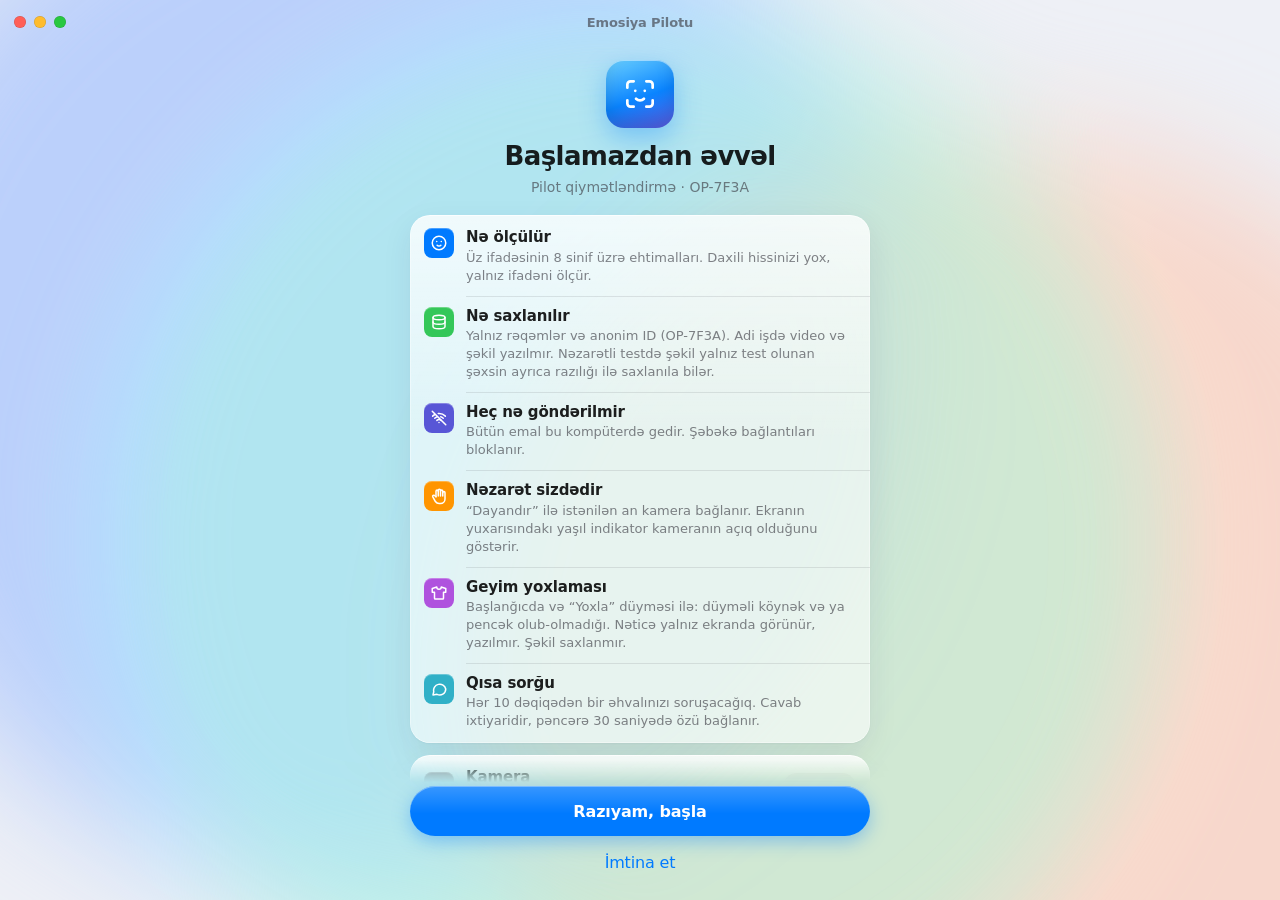
<file: src/ui/web/index.html>
<!doctype html>
<html lang="az">
<head>
<meta charset="utf-8">
<meta name="viewport" content="width=device-width, initial-scale=1">
<title>Emosiya Pilotu</title>
<link rel="stylesheet" href="styles.css">
<link rel="stylesheet" href="main.css">
</head>
<body>
<div class="ambient" aria-hidden="true"><i class="b1"></i><i class="b2"></i><i class="b3"></i></div>

<header class="titlebar pywebview-drag-region">
  <div class="traffic">
    <button class="tl close" data-action="close" aria-label="Bağla və çıx" title="Bağla (kamera dayanır)" data-icon="x"></button>
    <button class="tl min" data-action="minimize" aria-label="Kiçilt" title="Kiçilt" data-icon="minus"></button>
    <button class="tl zoom" data-action="compact" aria-label="Kompakt görünüş" title="Kompakt / geniş görünüş" data-icon="expand"></button>
  </div>
  <div class="title">Emosiya Pilotu</div>
  <div class="toolbar" id="toolbar" hidden>
    <div class="menu-wrap" data-show="camera">
      <button class="tb-btn cam-btn" id="camera-btn" aria-haspopup="menu" aria-expanded="false" title="Kamera">
        <span data-icon="video"></span><span class="cam-name" id="camera-label">Kamera</span><span data-icon="chevron"></span>
      </button>
      <div class="menu cam-menu" id="camera-menu" role="menu" hidden></div>
    </div>
    <button class="tb-btn" id="test-btn" data-action="start-test" title="Göstərişli ifadə testi — hər modelin düzgünlüyü" data-icon="scan"><span>Nəzarətli test</span></button>
    <div class="menu-wrap">
      <button class="tb-btn" id="primary-btn" aria-haspopup="menu" aria-expanded="false" title="Əsas model">
        <span class="tb-cap">Əsas</span><span id="primary-label">—</span><span data-icon="chevron"></span>
      </button>
      <div class="menu" id="primary-menu" role="menu" hidden></div>
    </div>
    <div class="segmented" role="radiogroup" aria-label="Müqayisə rejimi" id="compare-seg">
      <button role="radio" data-mode="off" aria-checked="false" title="Yalnız əsas model">Tək</button>
      <button role="radio" data-mode="auto" aria-checked="false" title="Kompüterin gücü çatdığı qədər model">Avto</button>
      <button role="radio" data-mode="on" aria-checked="false" title="Seçilmiş modellərin hamısı">Hamısı</button>
    </div>
  </div>
</header>

<main>
  <!-- 1. Razılıq -->
  <section class="screen" id="consent" aria-labelledby="consent-title">
    <div class="scroll"><div class="narrow">
      <div class="consent-hero stagger">
        <div class="app-icon" data-icon="scan"></div>
        <h1 class="large-title" id="consent-title">Başlamazdan əvvəl</h1>
        <p class="subhead">Pilot qiymətləndirmə · <span data-bind="operator_id"></span></p>
      </div>
      <div class="glass list stagger" role="list">
        <div class="row" role="listitem"><span class="tile" style="background:var(--blue)" data-icon="face"></span>
          <div class="text"><p class="headline">Nə ölçülür</p>
          <p class="footnote">Üz ifadəsinin 8 sinif üzrə ehtimalları. Daxili hissinizi yox, yalnız ifadəni ölçür.</p></div></div>
        <div class="row" role="listitem"><span class="tile" style="background:var(--green)" data-icon="database"></span>
          <div class="text"><p class="headline">Nə saxlanılır</p>
          <p class="footnote">Yalnız rəqəmlər və anonim ID (<span data-bind="operator_id"></span>). Adi işdə video və şəkil yazılmır.<span data-show="research"> Nəzarətli testdə şəkil yalnız test olunan şəxsin ayrıca razılığı ilə saxlanıla bilər.</span></p></div></div>
        <div class="row" role="listitem"><span class="tile" style="background:var(--indigo)" data-icon="wifi-off"></span>
          <div class="text"><p class="headline">Heç nə göndərilmir</p>
          <p class="footnote">Bütün emal bu kompüterdə gedir. Şəbəkə bağlantıları bloklanır.</p></div></div>
        <div class="row" role="listitem"><span class="tile" style="background:var(--orange)" data-icon="hand"></span>
          <div class="text"><p class="headline">Nəzarət sizdədir</p>
          <p class="footnote">“Dayandır” ilə istənilən an kamera bağlanır. Ekranın yuxarısındakı yaşıl indikator kameranın açıq olduğunu göstərir.</p></div></div>
        <div class="row" role="listitem" data-show="attire"><span class="tile" style="background:var(--purple)" data-icon="shirt"></span>
          <div class="text"><p class="headline">Geyim yoxlaması</p>
          <p class="footnote">Başlanğıcda və “Yoxla” düyməsi ilə: düyməli köynək və ya pencək olub-olmadığı. Nəticə yalnız ekranda görünür, yazılmır. Şəkil saxlanmır.</p></div></div>
        <div class="row" role="listitem" data-show="prompts"><span class="tile" style="background:var(--teal)" data-icon="bubble"></span>
          <div class="text"><p class="headline">Qısa sorğu</p>
          <p class="footnote">Hər <span data-bind="interval"></span> dəqiqədən bir əhvalınızı soruşacağıq. Cavab ixtiyaridir, pəncərə <span data-bind="timeout"></span> saniyədə özü bağlanır.</p></div></div>
      </div>

      <div class="glass list cam-row-wrap stagger" data-show="camera">
        <div class="row cam-row"><span class="tile" style="background:var(--gray)" data-icon="video"></span>
          <div class="text"><p class="headline">Kamera</p>
          <p class="footnote" id="consent-camera">—</p></div>
          <div class="menu-wrap">
            <button class="btn-chip" id="consent-camera-btn" aria-haspopup="menu" aria-expanded="false">Dəyiş<span data-icon="chevron"></span></button>
            <div class="menu cam-menu" id="consent-camera-menu" role="menu" hidden></div>
          </div>
        </div>
      </div>

      <button class="disclosure" aria-expanded="false" aria-controls="details" id="details-toggle">
        <span>Texniki detallar</span><span data-icon="chevron"></span>
      </button>
      <div class="collapse" id="details"><div>
        <div class="glass list">
          <div class="kv"><span>Əsas model</span><span data-bind="model"></span></div>
          <div class="kv"><span>Müqayisə</span><span data-bind="compare"></span></div>
          <div class="kv"><span>Mühərrik</span><span data-bind="engine"></span></div>
          <div class="kv"><span>Analiz tezliyi</span><span><span data-bind="fps"></span> kadr/san</span></div>
          <div class="kv"><span>Ortalama pəncərəsi</span><span><span data-bind="window"></span> saniyə</span></div>
          <div class="kv"><span>Mənbə</span><span data-bind="source"></span></div>
        </div>
      </div></div>
    </div></div>
    <div class="dock narrow">
      <button class="btn btn-primary" data-action="accept">Razıyam, başla</button>
      <button class="btn btn-plain" data-action="decline">İmtina et</button>
    </div>
  </section>

  <!-- 2. Yüklənir -->
  <section class="screen center" id="loading" aria-live="polite">
    <div class="spinner" aria-hidden="true"></div>
    <p class="headline">Modellər yüklənir…</p>
    <p class="footnote">Kamera bir neçə saniyəyə açılacaq</p>
  </section>

  <!-- 3. İşləyir: solda kamera + əsas model, sağda bütün modellər -->
  <section class="screen" id="running">
    <div class="dash">
      <aside class="left">
        <div class="scroll">
          <div class="chips status-chips">
            <span class="chip live" id="live-chip"><span class="dot"></span><span id="live-label">Kamera aktiv</span></span>
            <span class="chip num" data-bind="operator_id"></span>
            <button class="chip toggle" role="switch" aria-checked="false" id="preview-switch"
              aria-label="Kamera önizləməsi" title="Kamera önizləməsi (yalnız ekranda, diskə yazılmır)" data-icon="eye"><span>Önizləmə</span></button>
          </div>

          <div class="collapse preview-top" id="preview-collapse"><div>
            <div class="preview-frame">
              <img id="preview-img" alt="Kamera önizləməsi (güzgü)">
              <span class="preview-badge" id="preview-badge"><span class="dot"></span><span id="preview-badge-text">—</span></span>
            </div>
            <p class="caption preview-hint">Güzgü görüntüsü · yalnız ekranda, diskə yazılmır</p>
          </div></div>

          <div class="glass hero" id="hero" aria-live="polite">
            <div class="ring-wrap">
              <svg class="ring" viewBox="0 0 132 132" aria-hidden="true">
                <circle class="track" cx="66" cy="66" r="56"/>
                <circle class="value" id="ring-value" cx="66" cy="66" r="56"/>
              </svg>
              <div class="ring-center">
                <span class="ring-pct num" id="ring-pct">—</span>
                <span class="ring-icon" id="ring-icon"></span>
              </div>
            </div>
            <div class="hero-text">
              <p class="caption" id="hero-kicker">Son 10 saniyə</p>
              <p class="hero-label" id="hero-label">Toplanır…</p>
              <p class="footnote" id="hero-sub">&nbsp;</p>
              <p class="instant" id="hero-instant" hidden title="Son kadrın öz nəticəsi — ortalamasız. Loglar və hesabat 10 s ortalamanı yazır.">
                <span class="dot"></span><span class="i-cap">Anlıq</span><span class="i-label"></span><span class="i-pct num"></span>
              </p>
              <p class="caption hero-model" id="hero-model"></p>
            </div>
          </div>

          <div class="metrics">
            <div class="glass metric-card"><span class="m-icon" data-icon="face"></span><p class="caption">Üz</p><p class="metric small" id="m-face">—</p></div>
            <div class="glass metric-card"><span class="m-icon" data-icon="bolt"></span><p class="caption">Gecikmə (cəmi)</p><p class="metric num" id="m-latency">—</p></div>
            <div class="glass metric-card"><span class="m-icon" data-icon="cpu"></span><p class="caption">CPU</p><p class="metric num" id="m-cpu">—</p></div>
            <div class="glass metric-card" id="m-next-card"><span class="m-icon" data-icon="clock"></span><p class="caption">Növbəti sorğu</p><p class="metric num" id="m-next">—</p></div>
          </div>

          <div class="glass attire-card" id="attire-card" data-show="attire" aria-live="polite">
            <div class="ac-head">
              <p class="caption ac-title"><span data-icon="shirt"></span>Geyim</p>
              <button class="btn-chip ac-btn" data-action="check-attire" id="attire-btn"
                title="Düyməli köynək və ya pencək yoxlanılır — nəticə yalnız ekranda"><span data-icon="refresh"></span><span>Yoxla</span></button>
            </div>
            <p class="ac-label muted" id="attire-label"><span class="ac-icon" id="attire-icon"></span><span id="attire-text">Yoxlanmayıb</span></p>
            <p class="footnote ac-sub" id="attire-sub">Düyməli köynək və ya pencək — rəngi fərq etmir</p>
            <div class="meter ac-meter" id="attire-meter" hidden><i id="attire-fill"></i></div>
            <div class="ac-details" id="attire-details" hidden>
              <p class="caption">Geyim növü</p>
              <div class="mc-bars ac-bars" id="attire-garments"></div>
              <div class="ac-kv"><span>Rəng</span><span id="attire-color">—</span></div>
              <div class="ac-kv"><span>Pencək</span><span id="attire-jacket">—</span></div>
              <div class="ac-kv"><span>Qalstuk</span><span id="attire-tie">—</span></div>
            </div>
            <p class="caption ac-meta num" id="attire-meta"></p>
          </div>
          <p class="caption footer-stats num" id="footer-stats">&nbsp;</p>
        </div>
        <div class="dock">
          <button class="btn btn-destructive" data-action="stop" data-icon="stop" data-icon-class="fill"><span>Dayandır</span></button>
        </div>
      </aside>

      <section class="right scroll" aria-label="Modellər">
        <div class="models-head">
          <h2 class="title3">Modellər</h2>
          <span class="chip" id="agree-chip" hidden></span>
          <span class="spacer"></span>
          <div class="budget" id="budget" title="Bir analizdə bütün modellərin cəmi vaxtı">
            <span class="caption num" id="budget-label">—</span>
            <div class="meter"><i id="budget-fill"></i></div>
          </div>
        </div>
        <div class="cards" id="cards"></div>
        <div class="glass timeline-card">
          <div class="tl-head"><p class="headline">Son 60 saniyə</p><p class="caption">hər xana — bir analiz · ən yenisi sağda</p></div>
          <div class="timeline" id="timeline"></div>
          <ul class="tl-legend" id="tl-legend"></ul>
        </div>
        <div id="others-wrap" hidden>
          <p class="section-header">Digər modellər</p>
          <div class="glass list others" id="others"></div>
        </div>
      </section>
    </div>
  </section>

  <!-- 3b. Nəzarətli test: göstərişlər, sonda düzgünlük cədvəli -->
  <section class="screen" id="test" aria-live="polite">
    <div class="test-grid" id="test-run">
      <div class="test-cam">
        <div class="preview-frame big">
          <img id="test-preview" alt="Kamera önizləməsi (güzgü)">
          <span class="preview-badge" id="test-badge"><span class="dot"></span><span id="test-badge-text">—</span></span>
        </div>
        <p class="caption">Üzünüz çərçivədə, kameraya düz baxın · model nəticələri test bitənə qədər gizlidir</p>
      </div>
      <div class="glass test-card">
        <div class="test-top">
          <span class="caption num" id="test-progress">—</span>
          <div class="test-dots" id="test-dots"></div>
        </div>
        <div class="test-body">
          <div class="test-ring-wrap">
            <svg class="ring test-ring" viewBox="0 0 132 132" aria-hidden="true">
              <circle class="track" cx="66" cy="66" r="56"/>
              <circle class="value" id="test-ring" cx="66" cy="66" r="56"/>
            </svg>
            <span class="test-secs num" id="test-secs">—</span>
          </div>
          <span class="phase-pill" id="test-phase">—</span>
          <h2 class="test-emotion" id="test-emotion">—</h2>
          <p class="test-hint" id="test-hint">&nbsp;</p>
        </div>
        <button class="btn btn-plain danger" data-action="cancel-test">Testi dayandır</button>
      </div>
    </div>

    <div class="scroll test-result" id="test-result" hidden>
      <div class="result-head">
        <div>
          <h2 class="title2" id="result-title">Test nəticəsi</h2>
          <p class="subhead" id="result-sub">Hər kadrın öz nəticəsi · yalnız üz görünən kadrlar</p>
        </div>
        <div class="result-actions">
          <button class="btn btn-glass" data-action="start-test" data-icon="refresh"><span>Yenidən test et</span></button>
          <button class="btn btn-primary" data-action="dismiss-test">Panelə qayıt</button>
        </div>
      </div>
      <div class="glass list result-table" id="result-table"></div>
      <p class="section-header">İfadələr üzrə düzgünlük</p>
      <div class="glass result-heat" id="result-heat"></div>
      <p class="caption result-note">Göstərilən (pozalı) ifadələr təbii ifadələrdən asandır — bu, yuxarı həddir. Model seçimi üçün sahədəki sorğu cavabları ilə birlikdə baxın. Ətraflı: <code>python -m src.report</code>.</p>
    </div>
  </section>

  <!-- 4. Dayandırıldı / bitdi / xəta -->
  <section class="screen center" id="ended">
    <div class="narrow ended-wrap">
      <div class="ended-icon" id="ended-icon"></div>
      <h2 class="title2" id="ended-title">Dayandırıldı</h2>
      <p class="subhead" id="ended-sub">Kamera bağlıdır. Nəticələr saxlanıldı.</p>
      <div class="glass list ended-card" id="ended-card">
        <div class="kv"><span>Yazılan sətir</span><span class="num" id="ended-records">0</span></div>
        <div class="kv"><span>Sorğu cavabı</span><span class="num" id="ended-reports">0</span></div>
        <div class="kv"><span>Fayl</span><span class="path" id="ended-path">—</span></div>
      </div>
      <div class="ended-actions">
        <button class="btn btn-primary" data-action="restart" data-icon="refresh"><span id="restart-label">Yenidən başla</span></button>
        <button class="btn btn-plain" data-action="close">Bağla</button>
      </div>
    </div>
  </section>
</main>

<div class="toast" id="toast" role="status" aria-live="polite" hidden></div>

<!-- Nəzarətli testə başlamazdan əvvəl: tester ID və şəkil razılığı -->
<div class="sheet-backdrop" id="test-setup" hidden>
  <div class="sheet" role="dialog" aria-modal="true" aria-labelledby="setup-title">
    <div class="app-icon sm" data-icon="scan"></div>
    <h2 class="title2" id="setup-title">Nəzarətli test</h2>
    <p class="subhead" id="setup-sub">—</p>
    <label class="field">
      <span class="caption">Test olunan şəxsin anonim ID-si — ad yazmayın</span>
      <input id="tester-id" maxlength="32" placeholder="T-01" autocomplete="off" spellcheck="false">
    </label>
    <p class="field-error" id="setup-error" hidden></p>
    <div class="glass list setup-consent" id="setup-consent">
      <div class="row toggle-row">
        <span class="tile" style="background:var(--indigo)" data-icon="database"></span>
        <div class="text" style="flex:1">
          <p class="headline">Şəkilləri araşdırma üçün saxla</p>
          <p class="caption">Yalnız “saxlama” anlarında, üz ətrafında kəsik · <code>dataset/</code> qovluğu · şəbəkəyə getmir · istənilən vaxt silinə bilər</p>
        </div>
        <button class="switch" role="switch" aria-checked="false" id="save-switch" aria-label="Şəkilləri saxla"></button>
      </div>
    </div>
    <p class="caption setup-note" id="setup-note">Açarı yalnız test olunan şəxs razı olduqda yandırın.</p>
    <div class="sheet-actions">
      <button class="btn btn-glass" data-action="close-setup">Ləğv et</button>
      <button class="btn btn-primary" data-action="confirm-test">Testi başla</button>
    </div>
  </div>
</div>

<script src="common.js"></script>
<script src="mock.js" data-dev></script>
<script src="main.js"></script>
</body>
</html>
</file>
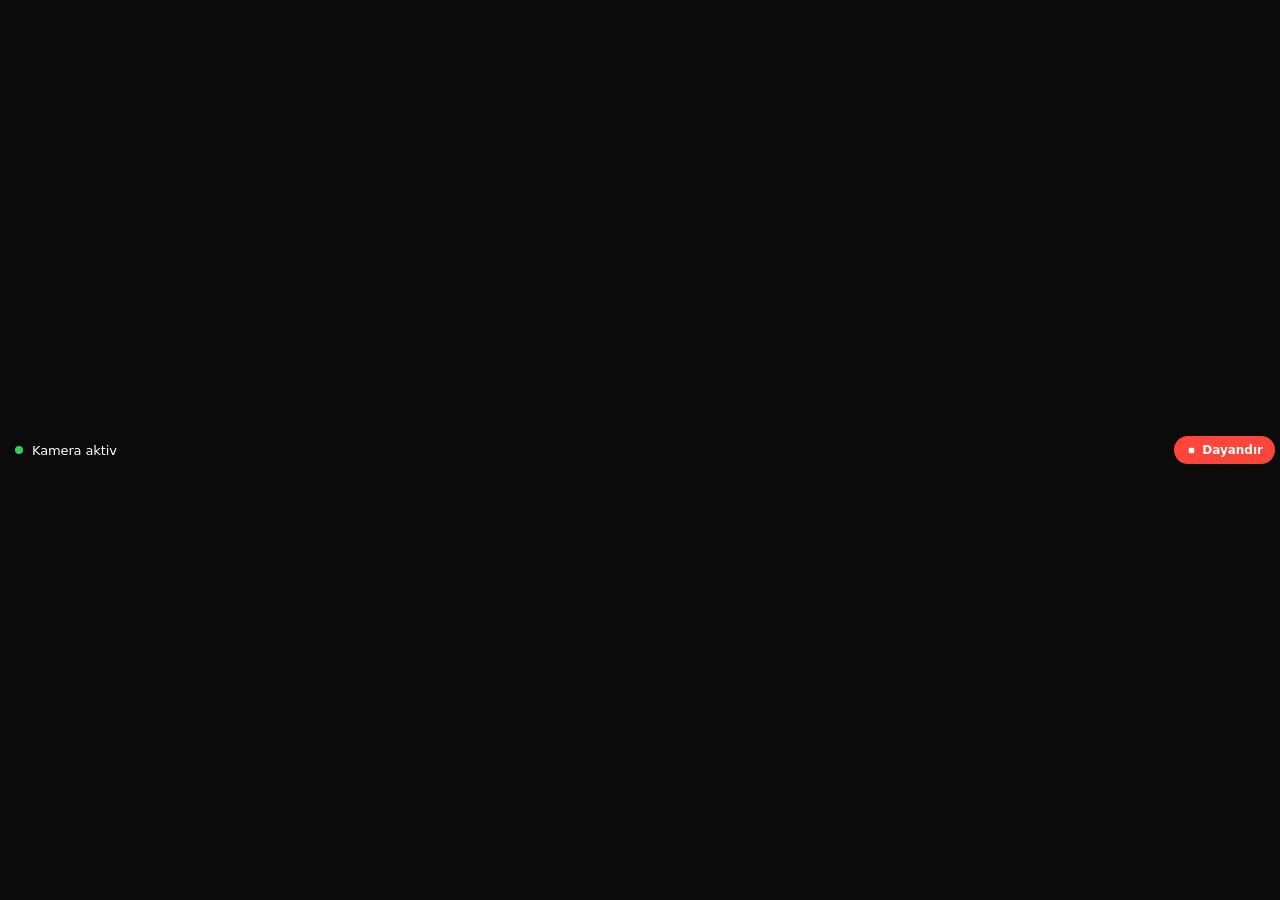
<file: src/ui/web/island.html>
<!doctype html>
<html lang="az">
<head>
<meta charset="utf-8">
<meta name="viewport" content="width=device-width, initial-scale=1">
<title>Kamera indikatoru</title>
<link rel="stylesheet" href="styles.css">
<style>
  html, body { background: #0b0b0c; color: #fff; height: 100%; }
  html.material body { background: #0b0b0c; }
  .island {
    height: 100vh; display: flex; align-items: center; gap: 9px; padding: 0 5px 0 15px;
    font: 500 13px var(--font-text); letter-spacing: -0.01em; white-space: nowrap;
  }
  .island .info { display: flex; align-items: center; gap: 9px; min-width: 0; flex: 1; height: 100%; }
  .island .led {
    width: 8px; height: 8px; border-radius: 50%; background: #30d158; flex: none;
    box-shadow: 0 0 0 0 rgba(48, 209, 88, 0.6); animation: led 2s ease-in-out infinite;
  }
  @keyframes led { 50% { box-shadow: 0 0 0 4px rgba(48, 209, 88, 0); } }
  .island .what { color: rgba(235, 235, 245, 0.6); overflow: hidden; text-overflow: ellipsis; transition: opacity 0.3s; }
  .island .stop {
    height: 28px; padding: 0 12px; border-radius: 999px; background: #ff453a; color: #fff;
    font: 600 12px var(--font-text); display: flex; align-items: center; gap: 5px; flex: none;
    transition: transform 0.15s var(--spring), filter 0.15s;
  }
  .island .stop:hover { filter: brightness(1.1); }
  .island .stop:active { transform: scale(0.94); }
  .island .stop .i { width: 11px; height: 11px; }
</style>
</head>
<body>
<div class="island">
  <div class="info" id="info" title="Paneli aç" role="button" tabindex="0">
    <span class="led" aria-hidden="true"></span>
    <span id="label">Kamera aktiv</span>
    <span class="what" id="what"></span>
  </div>
  <button class="stop" id="stop" data-icon="stop" data-icon-class="fill" aria-label="Kameranı dayandır"><span>Dayandır</span></button>
</div>
<script src="common.js"></script>
<script src="mock.js" data-dev></script>
<script src="island.js"></script>
</body>
</html>
</file>
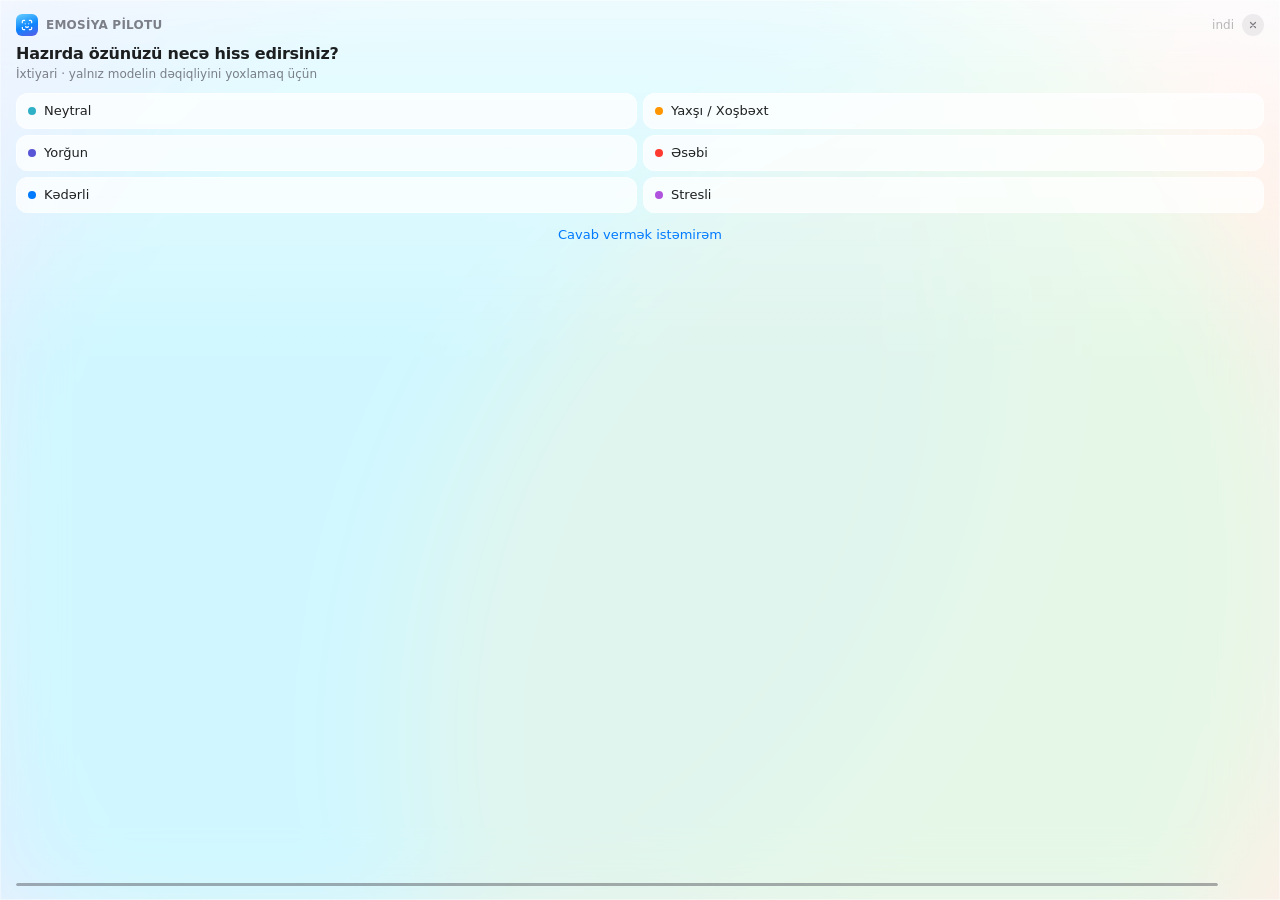
<file: src/ui/web/prompt.html>
<!doctype html>
<html lang="az">
<head>
<meta charset="utf-8">
<meta name="viewport" content="width=device-width, initial-scale=1">
<title>Əhval sorğusu</title>
<link rel="stylesheet" href="styles.css">
<style>
  body { background: transparent; }
  html:not(.material) body { background: var(--wall); }
  .ambient { inset: -40%; }
  .notif {
    position: absolute; inset: 0; padding: 14px 16px 14px; display: flex; flex-direction: column;
    background: linear-gradient(180deg, var(--glass-sheen), transparent 40%), var(--glass);
    -webkit-backdrop-filter: blur(30px) saturate(180%); backdrop-filter: blur(30px) saturate(180%);
    box-shadow: inset 0 0 0 0.5px var(--glass-edge);
    transition: opacity 0.4s var(--spring), transform 0.55s var(--spring), filter 0.4s;
  }
  .notif.enter { animation: slide-in 0.6s var(--spring) both; }
  @keyframes slide-in { from { opacity: 0; transform: translateX(28px) scale(0.98); } to { opacity: 1; transform: none; } }
  .notif.done { opacity: 0; transform: scale(0.96); filter: blur(4px); pointer-events: none; }

  .head { display: flex; align-items: center; gap: 8px; margin-bottom: 8px; }
  .mini-icon {
    width: 22px; height: 22px; border-radius: 6px; display: grid; place-items: center; color: #fff; flex: none;
    background: linear-gradient(160deg, #6ad0ff 0%, #0a84ff 55%, #5e5ce6 100%);
  }
  .mini-icon .i { width: 14px; height: 14px; stroke-width: 2; }
  .app-name { font-size: 12px; font-weight: 600; letter-spacing: 0.02em; color: var(--label-2); flex: 1; text-transform: uppercase; }
  .when { font-size: 12px; color: var(--label-3); }
  .close {
    width: 22px; height: 22px; border-radius: 50%; display: grid; place-items: center; color: var(--label-2);
    background: var(--fill); transition: background 0.15s;
  }
  .close:hover { background: var(--fill-2); }
  .close .i { width: 12px; height: 12px; stroke-width: 2.4; }

  h1 { font: 600 16px/1.25 var(--font-display); letter-spacing: -0.015em; margin: 0 0 2px; }
  .hint { font-size: 12px; color: var(--label-2); margin: 0 0 10px; }

  .options { display: grid; grid-template-columns: 1fr 1fr; gap: 6px; }
  .opt {
    height: 36px; border-radius: 12px; display: flex; align-items: center; gap: 8px; padding: 0 12px;
    background: var(--glass-strong); box-shadow: inset 0 0 0 0.5px var(--glass-edge);
    font-size: 13px; font-weight: 500; text-align: left;
    transition: transform 0.18s var(--spring), background 0.2s, color 0.2s;
  }
  .opt:hover { background: color-mix(in srgb, var(--c) 14%, var(--glass-strong)); }
  .opt:active { transform: scale(0.96); }
  .opt .swatch { width: 8px; height: 8px; border-radius: 50%; background: var(--c); flex: none; }
  .opt.chosen { background: var(--c); color: #fff; }
  .opt.chosen .swatch { background: #fff; }
  .decline { height: 32px; margin-top: 6px; font-size: 13px; color: var(--accent); font-weight: 500; border-radius: 10px; }
  .decline:hover { background: var(--fill); }

  .countdown { display: flex; align-items: center; gap: 8px; margin-top: auto; padding-top: 8px; }
  .track { flex: 1; height: 3px; border-radius: 2px; background: var(--fill); overflow: hidden; }
  .track i { display: block; height: 100%; width: 100%; background: var(--label-3); border-radius: 2px; transform-origin: left; }
  .secs { font-size: 11px; color: var(--label-3); min-width: 38px; text-align: right; }

  .thanks {
    position: absolute; inset: 0; display: grid; place-items: center; align-content: center; gap: 8px;
    opacity: 0; pointer-events: none; transition: opacity 0.3s;
  }
  .thanks.show { opacity: 1; }
  .thanks .badge {
    width: 52px; height: 52px; border-radius: 50%; display: grid; place-items: center; color: #fff;
    background: var(--green); box-shadow: 0 8px 24px color-mix(in srgb, var(--green) 40%, transparent);
  }
  .thanks.show .badge { animation: pop 0.55s var(--spring) both; }
  .thanks .badge .i { width: 28px; height: 28px; stroke-width: 2.6; }
</style>
</head>
<body>
<div class="ambient" aria-hidden="true"><i class="b1"></i><i class="b2"></i><i class="b3"></i></div>
<div class="notif" id="notif" role="dialog" aria-labelledby="q">
  <div class="head">
    <span class="mini-icon" data-icon="scan"></span>
    <span class="app-name">Emosiya Pilotu</span>
    <span class="when">indi</span>
    <button class="close" id="close" data-icon="x" aria-label="Bağla (cavab vermək istəmirəm)" title="Bağla"></button>
  </div>
  <h1 id="q">Hazırda özünüzü necə hiss edirsiniz?</h1>
  <p class="hint">İxtiyari · yalnız modelin dəqiqliyini yoxlamaq üçün</p>
  <div class="options" id="options"></div>
  <button class="decline" id="decline"></button>
  <div class="countdown" aria-hidden="true">
    <div class="track"><i id="bar"></i></div><span class="secs num" id="secs"></span>
  </div>
</div>
<div class="thanks" id="thanks" aria-live="polite">
  <span class="badge" data-icon="check"></span>
  <p class="headline">Təşəkkürlər</p>
</div>
<script src="common.js"></script>
<script src="mock.js" data-dev></script>
<script src="prompt.js"></script>
</body>
</html>
</file>
<file: src/ui/web/styles.css>
/* Emosiya Pilotu — dizayn sistemi
   Apple HIG prinsipləri: aydınlıq, dərinlik, hörmət (deference).
   Materiallar: "liquid glass" kartlar, sistem rəngləri, SF/Segoe Variable tipoqrafiyası. */

:root {
  color-scheme: light dark;
  --font-text: -apple-system, BlinkMacSystemFont, "SF Pro Text", "Segoe UI Variable Text", "Segoe UI", system-ui, sans-serif;
  --font-display: -apple-system, BlinkMacSystemFont, "SF Pro Display", "Segoe UI Variable Display", "Segoe UI", system-ui, sans-serif;

  --label: rgba(0, 0, 0, 0.88);
  --label-2: rgba(60, 60, 67, 0.64);
  --label-3: rgba(60, 60, 67, 0.36);
  --fill: rgba(120, 120, 128, 0.12);
  --fill-2: rgba(120, 120, 128, 0.2);
  --hairline: rgba(60, 60, 67, 0.12);

  --wall: #eef0f6;
  --glass: rgba(255, 255, 255, 0.58);
  --glass-strong: rgba(255, 255, 255, 0.76);
  --glass-edge: rgba(255, 255, 255, 0.75);
  --glass-sheen: rgba(255, 255, 255, 0.55);
  --menu-bg: rgba(250, 250, 252, 0.94);
  --shadow: 0 1px 2px rgba(20, 20, 50, 0.04), 0 10px 30px rgba(40, 40, 90, 0.08);

  --blue: #007aff;
  --green: #34c759;
  --red: #ff3b30;
  --orange: #ff9500;
  --yellow: #ffcc00;
  --indigo: #5856d6;
  --purple: #af52de;
  --teal: #30b0c7;
  --gray: #8e8e93;

  --emo-Anger: var(--red);
  --emo-Contempt: var(--purple);
  --emo-Disgust: var(--green);
  --emo-Fear: var(--indigo);
  --emo-Happiness: var(--orange);
  --emo-Neutral: var(--teal);
  --emo-Sadness: var(--blue);
  --emo-Surprise: var(--yellow);

  --accent: var(--blue);
  --ambient-a: #9db7ff;
  --ambient-b: #ffc7b5;
  --ambient-c: #b8f0dc;

  --r-xl: 26px;
  --r-lg: 20px;
  --r-md: 14px;
  --r-sm: 10px;
  --spring: cubic-bezier(0.32, 0.72, 0, 1);
  --ease-out: cubic-bezier(0.22, 1, 0.36, 1);
}

@media (prefers-color-scheme: dark) {
  :root {
    --label: rgba(255, 255, 255, 0.92);
    --label-2: rgba(235, 235, 245, 0.62);
    --label-3: rgba(235, 235, 245, 0.32);
    --fill: rgba(118, 118, 128, 0.24);
    --fill-2: rgba(118, 118, 128, 0.34);
    --hairline: rgba(255, 255, 255, 0.08);

    --wall: #101014;
    --glass: rgba(40, 40, 46, 0.52);
    --glass-strong: rgba(44, 44, 50, 0.72);
    --glass-edge: rgba(255, 255, 255, 0.1);
    --glass-sheen: rgba(255, 255, 255, 0.08);
    --menu-bg: rgba(38, 38, 44, 0.95);
    --shadow: 0 1px 2px rgba(0, 0, 0, 0.3), 0 12px 32px rgba(0, 0, 0, 0.35);

    --blue: #0a84ff;
    --green: #30d158;
    --red: #ff453a;
    --orange: #ff9f0a;
    --yellow: #ffd60a;
    --indigo: #5e5ce6;
    --purple: #bf5af2;
    --teal: #40cbe0;
    --gray: #8e8e93;

    --ambient-a: #2b3f8f;
    --ambient-b: #6a2f4a;
    --ambient-c: #1f5a4c;
  }
}

* { box-sizing: border-box; }
[hidden] { display: none !important; }
html, body { margin: 0; height: 100%; }
body {
  font-family: var(--font-text);
  font-size: 15px;
  line-height: 1.38;
  color: var(--label);
  -webkit-font-smoothing: antialiased;
  user-select: none;
  overflow: hidden;
  background: var(--wall);
  cursor: default;
}
/* Windows 11 Mica/Acrylic aktivdirsə — fon OS materialından gəlir */
html.material body { background: transparent; }

button { font: inherit; color: inherit; border: 0; background: none; padding: 0; cursor: default; }
button:focus-visible, [tabindex]:focus-visible { outline: 3px solid color-mix(in srgb, var(--accent) 55%, transparent); outline-offset: 2px; }
.num { font-variant-numeric: tabular-nums; }
.sr-only { position: absolute; width: 1px; height: 1px; overflow: hidden; clip: rect(0 0 0 0); }
svg.i { width: 20px; height: 20px; fill: none; stroke: currentColor; stroke-width: 1.8; stroke-linecap: round; stroke-linejoin: round; flex: none; }
svg.i.fill { fill: currentColor; stroke: none; }

/* ---------- ambient fon (şüşənin arxasında rəngli işıq) ---------- */
.ambient { position: fixed; inset: -20%; z-index: -1; pointer-events: none; filter: blur(60px) saturate(140%); }
.ambient i {
  position: absolute; width: 60%; aspect-ratio: 1; border-radius: 50%; opacity: 0.55;
  transition: background 1.6s var(--ease-out);
  animation: drift 26s ease-in-out infinite alternate;
}
.ambient .b1 { background: var(--ambient-a); left: 5%; top: 0%; }
.ambient .b2 { background: var(--ambient-b); right: 0%; top: 25%; animation-duration: 32s; animation-delay: -8s; }
.ambient .b3 { background: var(--ambient-c); left: 20%; bottom: 0%; animation-duration: 38s; animation-delay: -15s; }
html.material .ambient i { opacity: 0.38; }
@keyframes drift {
  0% { transform: translate(0, 0) scale(1); }
  50% { transform: translate(6%, -4%) scale(1.08); }
  100% { transform: translate(-5%, 5%) scale(0.96); }
}

/* ---------- material ---------- */
.glass {
  background: linear-gradient(180deg, var(--glass-sheen), transparent 42%), var(--glass);
  -webkit-backdrop-filter: blur(28px) saturate(180%);
  backdrop-filter: blur(28px) saturate(180%);
  border-radius: var(--r-lg);
  box-shadow: inset 0 0 0 0.5px var(--glass-edge), inset 0 1px 0 var(--glass-sheen), var(--shadow);
}

/* ---------- başlıq zolağı (macOS) ---------- */
.titlebar {
  height: 44px; display: flex; align-items: center; padding: 0 14px; gap: 8px; position: relative; z-index: 5;
}
.traffic { display: flex; gap: 8px; }
.tl {
  width: 12px; height: 12px; border-radius: 50%; position: relative;
  box-shadow: inset 0 0 0 0.5px rgba(0, 0, 0, 0.18);
  display: grid; place-items: center;
}
.tl.close { background: #ff5f57; }
.tl.min { background: #febc2e; }
.tl.zoom { background: #28c840; }
.tl svg { width: 8px; height: 8px; stroke: rgba(0, 0, 0, 0.55); stroke-width: 2.6; opacity: 0; transition: opacity 0.12s; }
.traffic:hover .tl svg { opacity: 1; }
.titlebar .title {
  position: absolute; left: 0; right: 0; text-align: center; pointer-events: none;
  font: 600 13px var(--font-text); color: var(--label-2); letter-spacing: -0.01em;
}

/* ---------- ekranlar ---------- */
main { position: absolute; inset: 44px 0 0 0; }
.screen {
  position: absolute; inset: 0; display: flex; flex-direction: column;
  opacity: 0; transform: translateY(14px) scale(0.985); pointer-events: none;
  transition: opacity 0.38s var(--spring), transform 0.5s var(--spring);
}
.screen.active { opacity: 1; transform: none; pointer-events: auto; }
.scroll {
  flex: 1; overflow-y: auto; overflow-x: hidden; padding: 6px 18px 22px; scrollbar-width: none;
  -webkit-mask-image: linear-gradient(to bottom, transparent 0, #000 10px, #000 calc(100% - 22px), transparent 100%);
  mask-image: linear-gradient(to bottom, transparent 0, #000 10px, #000 calc(100% - 22px), transparent 100%);
}
.scroll::-webkit-scrollbar { display: none; }
.dock { padding: 4px 18px 18px; display: grid; gap: 6px; }

/* ---------- tipoqrafiya ---------- */
.large-title { font: 700 26px/1.15 var(--font-display); letter-spacing: -0.022em; margin: 0; }
.title2 { font: 600 20px/1.2 var(--font-display); letter-spacing: -0.018em; margin: 0; }
.headline { font: 600 15px/1.3 var(--font-text); letter-spacing: -0.01em; margin: 0; }
.subhead { font-size: 14px; color: var(--label-2); margin: 0; }
.footnote { font-size: 13px; color: var(--label-2); margin: 0; }
.caption { font-size: 12px; color: var(--label-2); margin: 0; }
.section-header {
  font-size: 12px; font-weight: 600; letter-spacing: 0.04em; text-transform: uppercase;
  color: var(--label-2); margin: 18px 6px 8px;
}

/* ---------- düymələr ---------- */
.btn {
  height: 50px; border-radius: 999px; display: flex; align-items: center; justify-content: center; gap: 8px;
  font: 600 16px var(--font-text); letter-spacing: -0.01em; width: 100%;
  transition: transform 0.18s var(--spring), filter 0.18s, background 0.2s;
}
.btn:active { transform: scale(0.97); }
.btn-primary {
  background: linear-gradient(180deg, rgba(255, 255, 255, 0.22), rgba(255, 255, 255, 0) 55%), var(--accent);
  color: #fff;
  box-shadow: inset 0 1px 0 rgba(255, 255, 255, 0.35), 0 6px 18px color-mix(in srgb, var(--accent) 35%, transparent);
}
.btn-primary:hover { filter: brightness(1.06); }
.btn-destructive { background: color-mix(in srgb, var(--red) 14%, transparent); color: var(--red); }
.btn-destructive:hover { background: color-mix(in srgb, var(--red) 20%, transparent); }
.btn-glass { background: var(--glass-strong); box-shadow: inset 0 0 0 0.5px var(--glass-edge), var(--shadow); }
.btn-plain { height: 40px; color: var(--accent); font-weight: 500; }
.btn-plain:hover { filter: brightness(1.15); }
.btn .i { width: 18px; height: 18px; }

/* ---------- qruplaşdırılmış siyahı (iOS Settings) ---------- */
.list { padding: 2px 0; overflow: hidden; }
.row { display: flex; gap: 12px; align-items: flex-start; padding: 11px 14px; position: relative; }
.row + .row::before { content: ""; position: absolute; top: 0; left: 56px; right: 0; height: 0.5px; background: var(--hairline); }
.tile {
  width: 30px; height: 30px; border-radius: 8px; display: grid; place-items: center; color: #fff; flex: none;
  box-shadow: inset 0 1px 0 rgba(255, 255, 255, 0.28);
}
.tile .i { width: 18px; height: 18px; stroke-width: 2; }
.row .text { min-width: 0; }
.row .headline { margin-bottom: 1px; }

.kv { display: flex; justify-content: space-between; gap: 12px; padding: 10px 14px; font-size: 14px; position: relative; }
.kv + .kv::before { content: ""; position: absolute; top: 0; left: 14px; right: 0; height: 0.5px; background: var(--hairline); }
.kv span:last-child { color: var(--label-2); text-align: right; }

.disclosure {
  display: flex; align-items: center; justify-content: space-between; width: 100%;
  margin: 16px 0 0; padding: 8px 6px; color: var(--label-2); font-size: 13px; font-weight: 500;
}
.disclosure .i { width: 16px; height: 16px; transition: transform 0.35s var(--spring); }
.disclosure[aria-expanded="true"] .i { transform: rotate(180deg); }
.collapse { display: grid; grid-template-rows: 0fr; transition: grid-template-rows 0.45s var(--spring); }
.collapse > div { overflow: hidden; }
.collapse.open { grid-template-rows: 1fr; }

/* ---------- çiplər ---------- */
.chips { display: flex; gap: 6px; flex-wrap: wrap; }
.chip {
  display: inline-flex; align-items: center; gap: 6px; height: 26px; padding: 0 10px; border-radius: 999px;
  font-size: 12px; font-weight: 500; background: var(--fill); color: var(--label-2); white-space: nowrap;
}
.chip.live { background: color-mix(in srgb, var(--green) 16%, transparent); color: color-mix(in srgb, var(--green) 70%, var(--label)); }
.dot { width: 7px; height: 7px; border-radius: 50%; background: currentColor; flex: none; }
.chip.live .dot { background: var(--green); animation: pulse 2s ease-in-out infinite; }
@keyframes pulse {
  0%, 100% { box-shadow: 0 0 0 0 color-mix(in srgb, var(--green) 55%, transparent); }
  50% { box-shadow: 0 0 0 4px color-mix(in srgb, var(--green) 0%, transparent); }
}

/* ---------- iOS açar ---------- */
.switch { width: 51px; height: 31px; border-radius: 999px; background: var(--fill-2); position: relative; flex: none; transition: background 0.25s; }
.switch::after {
  content: ""; position: absolute; top: 2px; left: 2px; width: 27px; height: 27px; border-radius: 50%; background: #fff;
  box-shadow: 0 3px 8px rgba(0, 0, 0, 0.15), 0 1px 1px rgba(0, 0, 0, 0.16);
  transition: transform 0.35s var(--spring), width 0.2s;
}
.switch[aria-checked="true"] { background: var(--green); }
.switch[aria-checked="true"]::after { transform: translateX(20px); }
.switch:active::after { width: 32px; }
.switch[aria-checked="true"]:active::after { transform: translateX(15px); }

/* ---------- iOS fəaliyyət indikatoru ---------- */
.spinner { width: 34px; height: 34px; position: relative; }
.spinner i {
  position: absolute; left: 50%; top: 0; width: 3px; height: 9px; margin-left: -1.5px; border-radius: 2px;
  background: var(--label-2); transform-origin: 50% 17px; animation: spin-fade 1s linear infinite;
}

/* ---------- animasiyalar ---------- */
@keyframes spin-fade { 0% { opacity: 1; } 100% { opacity: 0.15; } }
@keyframes rise { from { opacity: 0; transform: translateY(10px); } to { opacity: 1; transform: none; } }
@keyframes pop { 0% { transform: scale(0.6); opacity: 0; } 60% { transform: scale(1.08); opacity: 1; } 100% { transform: scale(1); } }
.stagger > * { animation: rise 0.6s var(--spring) both; }
.stagger > *:nth-child(2) { animation-delay: 0.04s; }
.stagger > *:nth-child(3) { animation-delay: 0.08s; }
.stagger > *:nth-child(4) { animation-delay: 0.12s; }
.stagger > *:nth-child(5) { animation-delay: 0.16s; }
.stagger > *:nth-child(6) { animation-delay: 0.2s; }

@media (prefers-reduced-motion: reduce) {
  *, *::before, *::after { animation-duration: 0.01ms !important; animation-iteration-count: 1 !important; transition-duration: 0.01ms !important; }
}
</file>
<file: src/ui/web/main.css>
/* Əsas pəncərəyə xas stillər — geniş panel: solda kamera + əsas model, sağda bütün modellər */

.center { align-items: center; justify-content: center; text-align: center; gap: 10px; padding: 0 28px 40px; }
.narrow { width: 100%; max-width: 460px; margin: 0 auto; }
.title3 { font: 600 17px/1.2 var(--font-display); letter-spacing: -0.015em; margin: 0; }

/* ---------- alət zolağı (başlıqda) ---------- */
/* Alət zolağı görünəndə başlıq macOS-un vahid alət zolağı kimi sola, işıqforun yanına keçir */
.titlebar:has(.toolbar:not([hidden])) .title { position: static; text-align: left; margin-left: 10px; white-space: nowrap; }
.toolbar { margin-left: auto; display: flex; align-items: center; gap: 10px; position: relative; z-index: 20; }
.tb-btn {
  height: 28px; display: inline-flex; align-items: center; gap: 6px; padding: 0 8px 0 10px; border-radius: 8px;
  font-size: 12px; font-weight: 500; background: var(--fill); transition: background 0.15s;
}
.tb-btn:hover { background: var(--fill-2); }
.tb-btn .tb-cap { color: var(--label-2); font-weight: 400; }
.tb-btn .i { width: 14px; height: 14px; color: var(--label-2); }
.menu-wrap { position: relative; }
.menu {
  position: absolute; top: 34px; right: 0; min-width: 300px; padding: 6px; border-radius: 14px; z-index: 50;
  background: var(--menu-bg); -webkit-backdrop-filter: blur(40px) saturate(180%); backdrop-filter: blur(40px) saturate(180%);
  box-shadow: inset 0 0 0 0.5px var(--glass-edge), 0 18px 50px rgba(0, 0, 0, 0.28);
  animation: menu-in 0.22s var(--spring) both; transform-origin: top right;
}
@keyframes menu-in { from { opacity: 0; transform: scale(0.96) translateY(-4px); } to { opacity: 1; transform: none; } }
.menu button {
  width: 100%; display: grid; grid-template-columns: 18px 1fr auto; align-items: center; gap: 8px;
  padding: 7px 10px; border-radius: 8px; text-align: left; font-size: 13px;
}
.menu button:hover:not(:disabled) { background: var(--accent); color: #fff; }
.menu button:hover:not(:disabled) .m-sub { color: rgba(255, 255, 255, 0.8); }
.menu button:disabled { opacity: 0.45; }
.menu .check { color: var(--accent); }
.menu button:hover .check { color: #fff; }
.menu .check .i { width: 14px; height: 14px; stroke-width: 2.4; }
.menu .m-sub { font-size: 11px; color: var(--label-2); }
.menu .m-sep { height: 0.5px; background: var(--hairline); margin: 4px 6px; }

.menu .m-note { margin: 4px 10px 6px; font-size: 11px; color: var(--label-2); }

/* ---------- kamera seçimi ---------- */
.cam-btn .cam-name { max-width: 170px; overflow: hidden; text-overflow: ellipsis; white-space: nowrap; }
.cam-btn.busy { opacity: 0.7; pointer-events: none; }
.cam-menu { min-width: 260px; }
.cam-row-wrap { overflow: visible; margin-top: 12px; }
.cam-row { align-items: center; }
.cam-row .text { flex: 1; min-width: 0; }
.cam-row .footnote { overflow-wrap: anywhere; }
/* Razılıq ekranında menyu yuxarı açılır — aşağıda yer azdır */
.cam-row .menu { top: auto; bottom: 36px; transform-origin: bottom right; }
.btn-chip {
  height: 28px; display: inline-flex; align-items: center; gap: 4px; padding: 0 8px 0 12px; border-radius: 999px;
  font-size: 13px; font-weight: 500; color: var(--accent); background: var(--fill); transition: background 0.15s;
}
.btn-chip:hover { background: var(--fill-2); }
.btn-chip .i { width: 13px; height: 13px; }
.toast {
  position: fixed; left: 50%; bottom: 24px; z-index: 120; max-width: min(520px, calc(100% - 32px));
  padding: 10px 16px; border-radius: 999px; font-size: 13px; font-weight: 500; text-align: center;
  background: var(--menu-bg); -webkit-backdrop-filter: blur(30px) saturate(180%); backdrop-filter: blur(30px) saturate(180%);
  box-shadow: inset 0 0 0 0.5px var(--glass-edge), 0 10px 30px rgba(0, 0, 0, 0.25);
  opacity: 0; transform: translate(-50%, 12px); transition: opacity 0.25s, transform 0.35s var(--spring);
}
.toast.show { opacity: 1; transform: translate(-50%, 0); }
.toast.error { color: var(--red); }

.segmented { display: inline-flex; background: var(--fill); border-radius: 9px; padding: 2px; gap: 2px; }
.segmented button {
  height: 24px; padding: 0 11px; font-size: 12px; font-weight: 500; border-radius: 7px; color: var(--label-2);
  transition: background 0.2s, color 0.2s, box-shadow 0.2s;
}
.segmented button[aria-checked="true"] {
  background: var(--glass-strong); color: var(--label); box-shadow: 0 1px 3px rgba(0, 0, 0, 0.14), inset 0 0 0 0.5px var(--glass-edge);
}

/* ---------- razılıq ---------- */
.consent-hero { text-align: center; padding: 10px 0 18px; display: grid; justify-items: center; gap: 6px; }
.app-icon {
  width: 68px; height: 68px; border-radius: 18px; display: grid; place-items: center; color: #fff; margin-bottom: 8px;
  background: linear-gradient(160deg, #6ad0ff 0%, #0a84ff 55%, #5e5ce6 100%);
  box-shadow: inset 0 1px 0 rgba(255, 255, 255, 0.45), inset 0 -10px 18px rgba(0, 0, 0, 0.12), 0 10px 26px rgba(10, 132, 255, 0.35);
}
.app-icon .i { width: 38px; height: 38px; stroke-width: 1.7; }
.dock.narrow { padding-left: 18px; padding-right: 18px; box-sizing: border-box; max-width: 496px; }

/* ---------- panel ---------- */
.dash { position: absolute; inset: 0; display: grid; grid-template-columns: 384px minmax(0, 1fr); }
.left { display: flex; flex-direction: column; min-height: 0; position: relative; }
.left::after { content: ""; position: absolute; top: 8px; bottom: 18px; right: 0; width: 0.5px; background: var(--hairline); }
.right { padding: 6px 22px 22px 20px; }
.status-chips { margin: 4px 0 12px; }

/* hero (əsas model) */
.hero { display: flex; align-items: center; gap: 18px; padding: 18px; border-radius: var(--r-xl); margin-bottom: 12px; }
.ring-wrap { position: relative; width: 108px; height: 108px; flex: none; }
.ring { width: 100%; height: 100%; transform: rotate(-90deg); }
.ring circle { fill: none; stroke-width: 11; stroke-linecap: round; }
.ring .track { stroke: var(--fill); }
.ring .value {
  stroke: var(--ring, var(--gray));
  stroke-dasharray: 351.86;
  stroke-dashoffset: 351.86;
  transition: stroke-dashoffset 0.9s var(--spring), stroke 0.6s;
  filter: drop-shadow(0 0 6px color-mix(in srgb, var(--ring, var(--gray)) 35%, transparent));
}
.hero.indeterminate .ring { animation: ring-spin 1.2s linear infinite; }
.hero.indeterminate .ring .value { stroke-dashoffset: 260; stroke: var(--label-3); filter: none; }
@keyframes ring-spin { to { transform: rotate(270deg); } }
.ring-center { position: absolute; inset: 0; display: grid; place-items: center; }
.ring-pct { font: 600 25px var(--font-display); letter-spacing: -0.03em; transition: opacity 0.3s; }
.ring-icon { position: absolute; color: var(--label-3); opacity: 0; transition: opacity 0.3s; }
.ring-icon .i { width: 38px; height: 38px; stroke-width: 1.5; }
.hero.show-icon .ring-pct { opacity: 0; }
.hero.show-icon .ring-icon { opacity: 1; }
.hero-text { min-width: 0; }
.hero-label {
  font: 700 26px/1.1 var(--font-display); letter-spacing: -0.025em; margin: 2px 0 4px;
  overflow-wrap: anywhere; transition: color 0.4s;
}
.hero.no-face .hero-label, .hero.warming .hero-label { color: var(--label-2); }
.hero-model { margin-top: 4px; }

/* anlıq göstərici — son kadrın öz nəticəsi (ortalamasız) */
.instant {
  display: inline-flex; align-items: center; gap: 6px; max-width: 100%; margin: 8px 0 2px; padding: 3px 10px 3px 8px;
  border-radius: 999px; background: var(--fill); font-size: 12px; line-height: 18px; white-space: nowrap;
}
.instant .dot { width: 8px; height: 8px; flex: none; border-radius: 50%; background: var(--dot, var(--label-3)); transition: background 0.25s; }
.instant .dot.beat { animation: beat 0.5s var(--spring); }
@keyframes beat { 0% { transform: scale(1); } 35% { transform: scale(1.7); } 100% { transform: scale(1); } }
.instant .i-cap { color: var(--label-2); }
.instant .i-label { font-weight: 600; overflow: hidden; text-overflow: ellipsis; }
.instant .i-pct { color: var(--label-2); }
.instant.weak .i-label { color: var(--label-2); font-weight: 500; }
.instant.sm { margin: 2px 0 6px; padding: 2px 8px 2px 7px; font-size: 11px; line-height: 16px; }
@media (prefers-reduced-motion: reduce) { .instant .dot.beat { animation: none; } }

/* metrikalar */
.metrics { display: grid; grid-template-columns: 1fr 1fr; gap: 10px; }
.metric-card { padding: 12px 14px; border-radius: var(--r-md); position: relative; }
.m-icon { position: absolute; top: 12px; right: 12px; color: var(--label-3); }
.m-icon .i { width: 16px; height: 16px; }
.metric { font: 600 19px var(--font-display); letter-spacing: -0.02em; margin: 2px 0 0; }
.metric.small { font-size: 15px; line-height: 1.25; }
.metric.ok { color: var(--green); }
.metric.warn { color: var(--orange); }

/* geyim kartı */
.attire-card { padding: 12px 14px; border-radius: var(--r-md); margin-top: 10px; }
.ac-head { display: flex; align-items: center; justify-content: space-between; gap: 8px; }
.ac-title { display: inline-flex; align-items: center; gap: 5px; }
.ac-title .i { width: 15px; height: 15px; }
.ac-btn { height: 26px; padding: 0 12px 0 10px; }
.ac-btn[disabled] { opacity: 0.4; pointer-events: none; }
.ac-label { display: flex; align-items: center; gap: 7px; font: 600 19px var(--font-display); letter-spacing: -0.02em; margin: 6px 0 2px; }
.ac-label.ok { color: var(--green); }
.ac-label.warn { color: var(--orange); }
.ac-label.muted { color: var(--label-2); }
.ac-icon { display: inline-flex; }
.ac-icon .i { width: 20px; height: 20px; }
.ac-sub { overflow-wrap: anywhere; }
.ac-meter { width: 100%; margin: 8px 0 2px; }
.ac-meter i { background: var(--accent); transition: width 0.5s var(--spring); }
.ac-details { display: grid; gap: 6px; margin-top: 10px; padding-top: 10px; border-top: 0.5px solid var(--hairline); }
.ac-details[hidden] { display: none; }
.mc-bars.ac-bars { grid-template-columns: 112px 1fr 34px; margin-bottom: 4px; }
.ac-kv { display: flex; justify-content: space-between; gap: 8px; font-size: 12px; }
.ac-kv > span:first-child { color: var(--label-2); }
.ac-kv > span:last-child { text-align: right; font-variant-numeric: tabular-nums; }
.ac-kv .on { color: var(--green); font-weight: 600; }
.ac-meta { margin-top: 4px; }
.ac-meta:empty { display: none; }
body.compact .attire-card { display: none; }

/* önizləmə */
.chip.toggle { margin-left: auto; gap: 5px; transition: background 0.2s, color 0.2s; }
.chip.toggle .i { width: 14px; height: 14px; }
.chip.toggle:hover { background: var(--fill-2); }
.chip.toggle[aria-checked="true"] { background: color-mix(in srgb, var(--accent) 16%, transparent); color: var(--accent); }
.preview-top > div { display: grid; gap: 6px; }
.preview-top.open > div { padding-bottom: 12px; }
.preview-frame {
  position: relative; border-radius: var(--r-lg); overflow: hidden; background: var(--fill);
  aspect-ratio: 16 / 9; box-shadow: inset 0 0 0 0.5px var(--glass-edge), var(--shadow);
}
.preview-frame img { width: 100%; height: 100%; object-fit: cover; display: block; }
.preview-frame img:not([src]) { visibility: hidden; }
.preview-badge {
  position: absolute; left: 10px; bottom: 10px; display: inline-flex; align-items: center; gap: 6px;
  height: 26px; padding: 0 10px; border-radius: 999px; font-size: 12px; font-weight: 500; color: #fff;
  max-width: calc(100% - 20px); white-space: nowrap; overflow: hidden; text-overflow: ellipsis;
  background: rgba(20, 20, 24, 0.55); -webkit-backdrop-filter: blur(16px) saturate(160%); backdrop-filter: blur(16px) saturate(160%);
  box-shadow: inset 0 0 0 0.5px rgba(255, 255, 255, 0.18);
}
.preview-badge .dot { background: #ff9f0a; }
.preview-badge.ok .dot { background: #30d158; }
.preview-hint { text-align: center; }
.footer-stats { text-align: center; margin-top: 14px; }

/* ---------- modellər (sağ sütun) ---------- */
.models-head { display: flex; align-items: center; gap: 10px; margin: 6px 0 12px; min-height: 30px; }
.models-head .spacer { flex: 1; }
.chip.agree-all { background: color-mix(in srgb, var(--green) 16%, transparent); color: color-mix(in srgb, var(--green) 70%, var(--label)); }
.chip.agree-some { background: color-mix(in srgb, var(--orange) 16%, transparent); color: color-mix(in srgb, var(--orange) 75%, var(--label)); }
.budget { display: flex; align-items: center; gap: 8px; }
.meter { width: 120px; height: 6px; border-radius: 3px; background: var(--fill); overflow: hidden; }
.meter i { display: block; height: 100%; width: 0; border-radius: 3px; background: var(--green); transition: width 0.6s var(--spring), background 0.3s; }
.meter i.warn { background: var(--orange); }
.meter i.over { background: var(--red); }

.cards { display: grid; grid-template-columns: repeat(auto-fill, minmax(236px, 1fr)); gap: 12px; margin-bottom: 14px; }
.mcard {
  padding: 12px 14px 10px; border-radius: var(--r-lg); display: flex; flex-direction: column; gap: 8px;
  transition: opacity 0.3s, box-shadow 0.3s; animation: rise 0.5s var(--spring) both;
}
.mcard.primary { box-shadow: inset 0 0 0 1.5px color-mix(in srgb, var(--accent) 75%, transparent), var(--shadow); }
.mcard.off .mc-body { opacity: 0.4; }
.mc-head { display: flex; align-items: center; gap: 8px; min-width: 0; }
.mc-name { font: 600 14px var(--font-text); letter-spacing: -0.01em; white-space: nowrap; overflow: hidden; text-overflow: ellipsis; }
.mc-ds { font-size: 10px; font-weight: 600; letter-spacing: 0.02em; padding: 2px 6px; border-radius: 6px; background: var(--fill); color: var(--label-2); flex: none; }
.mc-actions { margin-left: auto; display: flex; align-items: center; gap: 6px; flex: none; }
.mc-star { width: 24px; height: 24px; border-radius: 7px; display: grid; place-items: center; color: var(--label-3); transition: color 0.2s, background 0.2s; }
.mc-star:hover { background: var(--fill); color: var(--label-2); }
.mc-star.on { color: var(--accent); }
.mc-star svg { width: 15px; height: 15px; }
.mc-star.on svg { fill: currentColor; }
.switch.sm { width: 36px; height: 22px; }
.switch.sm::after { width: 18px; height: 18px; }
.switch.sm[aria-checked="true"]::after { transform: translateX(14px); }
.switch.sm:active::after { width: 21px; }
.switch.sm[aria-checked="true"]:active::after { transform: translateX(11px); }
.mc-top { display: flex; align-items: baseline; gap: 8px; min-height: 26px; }
.mc-label { font: 700 19px/1.1 var(--font-display); letter-spacing: -0.02em; }
.mc-label.muted { color: var(--label-2); font-weight: 600; font-size: 16px; }
.mc-pct { font-size: 13px; color: var(--label-2); }
.mc-bars { display: grid; grid-template-columns: 70px 1fr 32px; gap: 3px 8px; align-items: center; font-size: 11px; }
.mc-bars .nm { color: var(--label-2); white-space: nowrap; overflow: hidden; text-overflow: ellipsis; }
.mc-bars .nm.top { color: var(--label); font-weight: 600; }
.mc-bars .br { height: 5px; border-radius: 3px; background: var(--fill); overflow: hidden; }
.mc-bars .br i { display: block; height: 100%; width: 0; border-radius: 3px; background: var(--c); transition: width 0.8s var(--spring); }
.mc-bars .vl { text-align: right; color: var(--label-2); font-variant-numeric: tabular-nums; }
.mc-bars .na { color: var(--label-3); }
.mc-va { font-size: 11px; color: var(--label-2); }
.mc-foot { display: flex; justify-content: space-between; font-size: 11px; color: var(--label-3); border-top: 0.5px solid var(--hairline); padding-top: 6px; }
.mc-reason { font-size: 12px; color: var(--label-2); line-height: 1.35; }
.mc-loading { display: flex; align-items: center; gap: 8px; font-size: 12px; color: var(--label-2); }
.spinner.sm { width: 16px; height: 16px; }
.spinner.sm i { width: 2px; height: 4px; margin-left: -1px; transform-origin: 50% 8px; }

/* aktiv olmayan modellər — kompakt siyahı */
.orow { display: flex; align-items: center; gap: 10px; padding: 9px 14px; position: relative; }
.orow + .orow::before { content: ""; position: absolute; top: 0; left: 14px; right: 0; height: 0.5px; background: var(--hairline); }
.orow .mc-name { font-size: 13px; }
.orow .o-reason { font-size: 12px; color: var(--label-3); white-space: nowrap; overflow: hidden; text-overflow: ellipsis; min-width: 0; flex: 1; }
.orow .mc-actions { margin-left: 0; }

/* zaman xətti */
.timeline-card { padding: 12px 14px; border-radius: var(--r-lg); }
.tl-head { display: flex; justify-content: space-between; align-items: baseline; margin-bottom: 10px; }
.timeline { display: grid; grid-template-columns: 96px minmax(0, 1fr); gap: 6px 10px; align-items: center; }
.timeline .tl-name { font-size: 12px; color: var(--label-2); white-space: nowrap; overflow: hidden; text-overflow: ellipsis; }
.timeline .tl-name.primary { color: var(--label); font-weight: 600; }
.tl-cells { display: grid; grid-template-columns: repeat(60, minmax(0, 1fr)); gap: 2px; height: 14px; }
.tl-cells i { border-radius: 2px; background: var(--fill); transition: background 0.4s; }
.tl-cells i.no_face { background: color-mix(in srgb, var(--label) 22%, transparent); }
.tl-cells i.warming_up { background: var(--fill-2); }
.tl-cells i.uncertain { background: color-mix(in srgb, var(--gray) 45%, transparent); }
.tl-cells i.ok { background: var(--green); }
.tl-legend { list-style: none; margin: 10px 0 0; padding: 0; display: flex; flex-wrap: wrap; gap: 4px 12px; font-size: 11px; color: var(--label-2); }
.tl-legend li { display: flex; align-items: center; gap: 5px; }
.tl-legend .k { width: 9px; height: 9px; border-radius: 2px; }
.empty-note { font-size: 12px; color: var(--label-3); grid-column: 1 / -1; }

/* ---------- nəzarətli test ---------- */
.test-grid { position: absolute; inset: 0; display: grid; grid-template-columns: minmax(0, 1.15fr) minmax(360px, 1fr); gap: 20px; padding: 8px 22px 22px; }
.test-cam { display: grid; align-content: center; gap: 10px; }
.test-cam .caption { text-align: center; }
.preview-frame.big { border-radius: var(--r-xl); }
.test-card { border-radius: var(--r-xl); padding: 18px 22px; display: flex; flex-direction: column; min-height: 0; }
.test-top { display: grid; gap: 10px; }
.test-dots { display: flex; flex-wrap: wrap; gap: 5px; }
.test-dots i { width: 10px; height: 10px; border-radius: 50%; background: var(--fill-2); transition: background 0.3s, transform 0.3s var(--spring); }
.test-dots i.done { background: var(--c, var(--green)); opacity: 0.55; }
.test-dots i.now { background: var(--c, var(--accent)); transform: scale(1.35); }
.test-body { flex: 1; display: grid; justify-items: center; align-content: center; gap: 10px; text-align: center; }
.test-ring-wrap { position: relative; width: 132px; height: 132px; }
.test-ring .value { transition: stroke-dashoffset 0.3s linear; filter: none; }
.test-secs { position: absolute; inset: 0; display: grid; place-items: center; font: 600 34px var(--font-display); letter-spacing: -0.03em; }
.phase-pill {
  height: 28px; padding: 0 14px; border-radius: 999px; display: inline-flex; align-items: center;
  font-size: 13px; font-weight: 600; background: var(--fill); color: var(--label-2);
}
.phase-pill.hold { background: color-mix(in srgb, var(--green) 18%, transparent); color: color-mix(in srgb, var(--green) 75%, var(--label)); animation: pulse-pill 1.6s ease-in-out infinite; }
.phase-pill.prepare { background: color-mix(in srgb, var(--orange) 18%, transparent); color: color-mix(in srgb, var(--orange) 75%, var(--label)); }
@keyframes pulse-pill { 50% { box-shadow: 0 0 0 6px color-mix(in srgb, var(--green) 0%, transparent); } 0%, 100% { box-shadow: 0 0 0 0 color-mix(in srgb, var(--green) 35%, transparent); } }
.test-emotion { font: 700 44px/1.05 var(--font-display); letter-spacing: -0.03em; margin: 4px 0 0; display: inline-flex; align-items: center; gap: 14px; }
.test-emotion .sw { width: 18px; height: 18px; border-radius: 50%; background: var(--c); box-shadow: 0 0 0 4px color-mix(in srgb, var(--c) 25%, transparent); }
.test-hint { font-size: 16px; color: var(--label-2); max-width: 34ch; margin: 0; min-height: 44px; }
.btn.danger { color: var(--red); }

.test-result { position: absolute; inset: 0; padding: 10px 26px 26px; }
.result-head { display: flex; align-items: flex-end; justify-content: space-between; gap: 20px; margin: 6px 0 16px; }
.result-actions { display: flex; gap: 10px; }
.result-actions .btn { width: auto; padding: 0 20px; height: 44px; font-size: 15px; }
.result-table { overflow: hidden; }
.rt-row { display: grid; grid-template-columns: minmax(150px, 1.2fr) 70px minmax(200px, 2fr) 90px 100px 70px; gap: 12px; align-items: center; padding: 10px 16px; font-size: 13px; position: relative; }
.rt-row + .rt-row::before { content: ""; position: absolute; top: 0; left: 16px; right: 0; height: 0.5px; background: var(--hairline); }
.rt-row.head { font-size: 12px; color: var(--label-2); font-weight: 600; }
.rt-row .nm { font-weight: 600; }
.rt-row .nm small { display: block; font-weight: 400; font-size: 11px; color: var(--label-3); }
.rt-row .best { font-size: 10px; font-weight: 700; color: var(--green); margin-left: 6px; letter-spacing: 0.02em; }
.acc { display: flex; align-items: center; gap: 10px; }
.acc .num { width: 44px; text-align: right; font-weight: 600; }
.acc .track { flex: 1; height: 8px; border-radius: 4px; background: var(--fill); overflow: hidden; }
.acc .track i { display: block; height: 100%; border-radius: 0 4px 4px 0; background: var(--accent); }
.rt-row .r { text-align: right; color: var(--label-2); font-variant-numeric: tabular-nums; }
.result-heat { padding: 12px 16px; overflow-x: auto; }
.heat { display: grid; gap: 3px; font-size: 12px; align-items: center; }
.heat .h { color: var(--label-2); text-align: center; font-size: 11px; display: flex; align-items: center; justify-content: center; gap: 4px; }
.heat .h .sw { width: 7px; height: 7px; border-radius: 50%; background: var(--c); }
.heat .m { font-weight: 600; white-space: nowrap; padding-right: 8px; }
.heat .c { height: 34px; border-radius: 6px; display: grid; place-items: center; font-variant-numeric: tabular-nums; font-weight: 600;
  background: color-mix(in srgb, var(--accent) calc(var(--v) * 85%), var(--fill)); color: var(--label); }
.heat .c.hi { color: #fff; }
.heat .c.na { background: transparent; color: var(--label-3); font-weight: 400; }
.result-note { margin-top: 12px; }

/* ---------- test başlanğıcı: tester ID və razılıq ---------- */
.sheet-backdrop {
  position: fixed; inset: 0; z-index: 100; display: grid; place-items: center;
  background: rgba(0, 0, 0, 0.28); -webkit-backdrop-filter: blur(6px); backdrop-filter: blur(6px);
  animation: fade-in 0.2s ease both;
}
@keyframes fade-in { from { opacity: 0; } to { opacity: 1; } }
.sheet {
  width: min(460px, calc(100% - 40px)); padding: 22px 24px 18px; border-radius: var(--r-xl);
  display: grid; gap: 12px; justify-items: stretch; text-align: left;
  background: var(--menu-bg); box-shadow: inset 0 0 0 0.5px var(--glass-edge), 0 24px 70px rgba(0, 0, 0, 0.35);
  animation: sheet-in 0.45s var(--spring) both;
}
@keyframes sheet-in { from { opacity: 0; transform: translateY(16px) scale(0.98); } to { opacity: 1; transform: none; } }
.sheet .app-icon.sm { width: 46px; height: 46px; border-radius: 13px; margin: 0; }
.sheet .app-icon.sm .i { width: 26px; height: 26px; }
.sheet .subhead { margin-top: -6px; }
.field { display: grid; gap: 6px; }
.field input {
  height: 40px; border-radius: 10px; border: 0; padding: 0 12px; font: 500 15px var(--font-text); color: var(--label);
  background: var(--fill); outline: none; box-shadow: inset 0 0 0 0.5px var(--hairline); user-select: text;
}
.field input:focus { box-shadow: 0 0 0 3px color-mix(in srgb, var(--accent) 35%, transparent); }
.field-error { margin: -4px 0 0; font-size: 12px; color: var(--red); }
.setup-consent .row { padding: 12px 14px; }
.setup-consent code { font-size: 11px; }
.setup-note { margin-top: -4px; }
.sheet-actions { display: grid; grid-template-columns: 1fr 1.4fr; gap: 10px; margin-top: 4px; }
.sheet-actions .btn { height: 44px; font-size: 15px; }
.result-saved { color: var(--indigo); font-weight: 600; }

/* ---------- son ekran ---------- */
.ended-wrap { display: grid; justify-items: center; gap: 10px; }
.ended-icon {
  width: 72px; height: 72px; border-radius: 50%; display: grid; place-items: center; margin-bottom: 6px;
  background: var(--fill); color: var(--label-2); animation: pop 0.6s var(--spring) both;
}
.ended-icon .i { width: 34px; height: 34px; }
.ended-icon.error { background: color-mix(in srgb, var(--red) 15%, transparent); color: var(--red); }
.ended-icon.done { background: color-mix(in srgb, var(--green) 15%, transparent); color: var(--green); }
.ended-card { width: 100%; margin-top: 10px; text-align: left; }
.ended-card .path { font-size: 12px; overflow-wrap: anywhere; max-width: 260px; }
.ended-actions { width: 100%; display: grid; gap: 6px; margin-top: 14px; }

/* ---------- kompakt rejim (yaşıl düymə): yalnız əsas nəticə ---------- */
body.compact .dash { grid-template-columns: 1fr; }
body.compact .right, body.compact .metrics, body.compact .footer-stats,
body.compact .status-chips, body.compact .preview-top, body.compact .toolbar { display: none; }
body.compact .left::after { display: none; }
body.compact .hero { margin-bottom: 0; }
</file>
